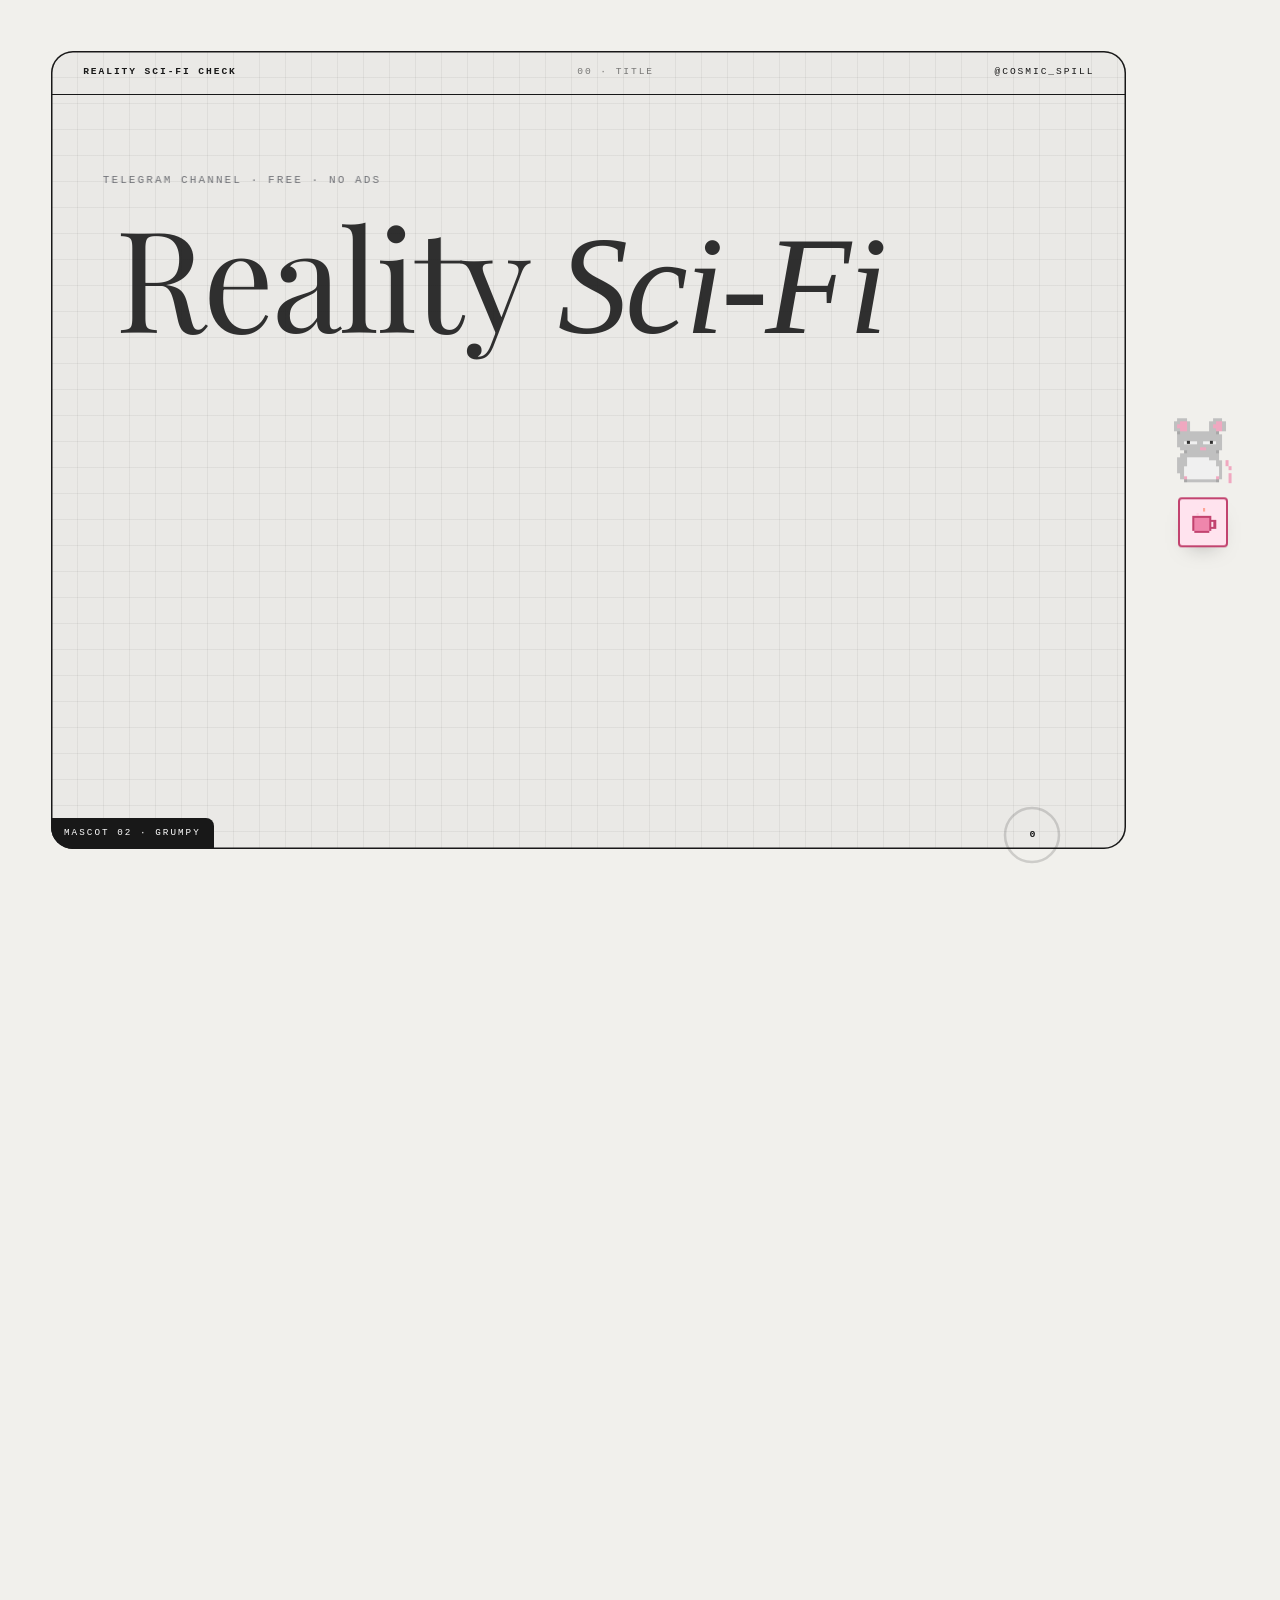
<file: site/index.html>
<!doctype html>
<html lang="en">
<head>
<meta charset="utf-8">
<meta name="viewport" content="width=device-width,initial-scale=1">

<!-- This file is the front door of the site. It holds no design of its own:
     it forwards to whichever version is the chosen one, so that anything
     pointing at site/ (a browser, the dashboard preview, a future host)
     always lands on the current page instead of an old copy.

     To change which page the site shows, change the address on the two lines
     below and nothing else. -->

<meta http-equiv="refresh" content="0;url=versions/framed-mascot02.html">
<title>Reality Sci-Fi Check — a Telegram digest about the future arriving</title>
<meta name="description" content="A free Telegram digest, every three days: space, critical minerals, frontier tech and the living Earth, explained plainly and kept factual.">
<style>
  html,body{height:100%;margin:0;background:#0d0d0f;color:#f4f1ea;
            font:14px/1.6 "Futura","Avenir Next",Helvetica,Arial,sans-serif;
            display:grid;place-items:center;text-align:center}
  a{color:#7fe7d8}
</style>
</head>
<body>
  <!-- Only ever seen if the browser refuses to forward automatically. -->
  <p>Reality Sci-Fi Check<br><a href="versions/framed-mascot02.html">Open the page</a></p>
</body>
</html>
</file>
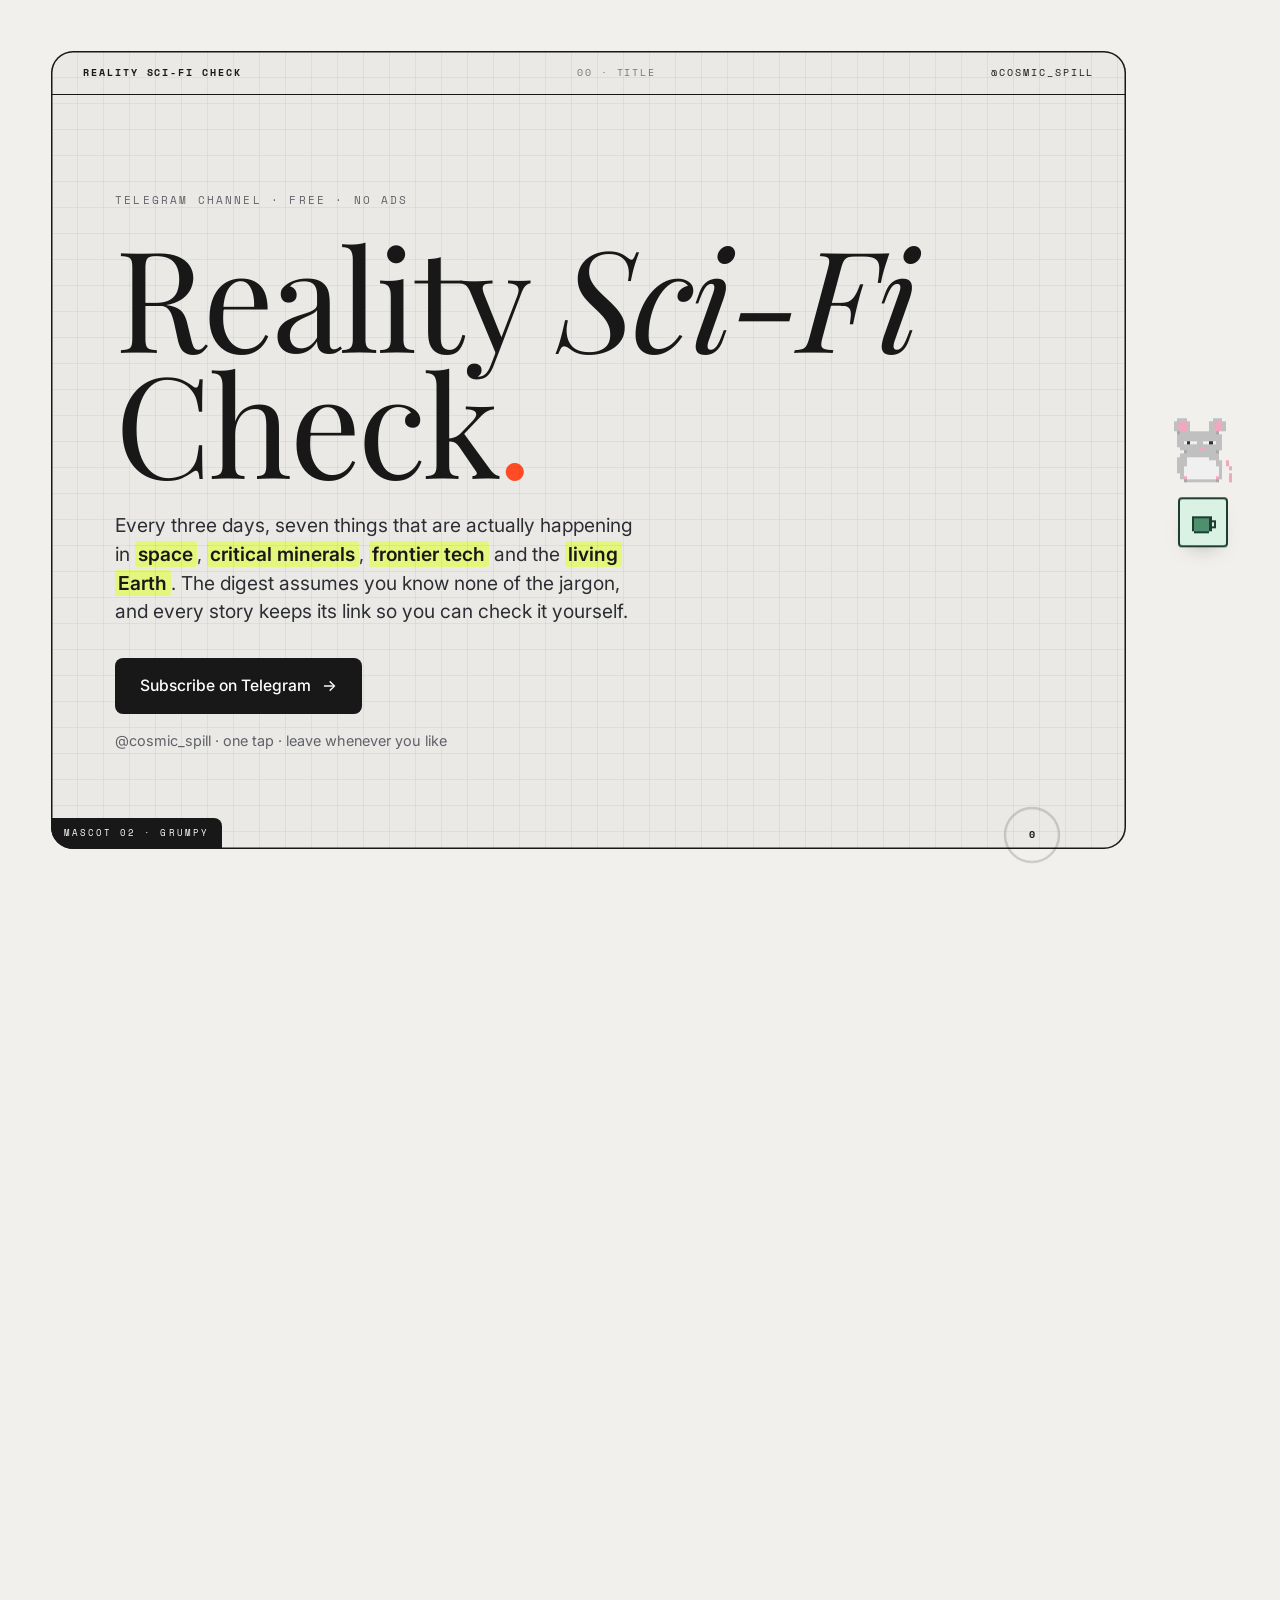
<file: site/versions/framed-mascot02.html>
<!doctype html>
<html lang="en">
<head>
<meta charset="utf-8">
<meta name="viewport" content="width=device-width,initial-scale=1">
<title>Reality Sci-Fi Check — mascot 02</title>
<meta name="description" content="A free Telegram digest, every three days: space, critical minerals, frontier tech and the living Earth, explained plainly and kept factual.">
<meta name="theme-color" content="#f1f0ec">

<link rel="preconnect" href="https://fonts.googleapis.com">
<link rel="preconnect" href="https://fonts.gstatic.com" crossorigin>
<link rel="stylesheet" media="print" onload="this.media='all'"
      href="https://fonts.googleapis.com/css2?family=Playfair+Display:ital,wght@0,400;0,500;1,400&family=Inter:wght@300;400;500;600&family=Space+Mono:wght@400;700&display=swap">
<noscript><link rel="stylesheet"
      href="https://fonts.googleapis.com/css2?family=Playfair+Display:ital,wght@0,400;0,500;1,400&family=Inter:wght@300;400;500;600&family=Space+Mono:wght@400;700&display=swap"></noscript>

<!-- The page first, then this version's mascot on top of it. Order matters:
     the mascot file is allowed to override the page, never the reverse. -->
<link rel="stylesheet" href="page.css">
<link rel="stylesheet" href="mascot-02-grumpy.css">
<script>
/* The tip jar changes colour between visits: one of three, chosen once per
   page load and never mid-session. It only ever touches the cup, the bubble
   and the steam, so the page itself is never a different page.

   ?palette=mint|gum|lilac forces one, which is what you want for screenshots
   or when showing someone a specific version. */
(() => {
  const P = {
    mint:  ['#d9f2e4','#1f3d31','#1f3d31','#4e8f6d','#f2803d','#f2a03d','#ffc93c','#ffe6a3'],
    gum:   ['#ffe3ee','#c2436f','#c2436f','#ef86ac','#ff5f8f','#ff8fb0','#ffc93c','#ffe6a3'],
    lilac: ['#ece2ff','#5b3fa8','#5b3fa8','#9b7ee0','#ff7ab8','#c07ae8','#8fa8ff','#cfe0ff']
  };
  const keys = Object.keys(P);
  const forced = new URLSearchParams(location.search).get('palette');
  const pick = P[forced] ? forced : keys[Math.floor(Math.random() * keys.length)];
  const v = P[pick], names = ['box','edge','mug','brew','s0','s1','s2','s3'];
  const st = document.documentElement.style;
  names.forEach((n, i) => st.setProperty('--btn-' + n, v[i]));
  document.documentElement.dataset.palette = pick;
})();
</script>
</head>
<body>

<div class="grid"></div>
<div class="frame" aria-hidden="true">
  <div class="bar">
    <b>Reality Sci-Fi Check</b>
    <span class="mid" id="chapter">00 · Title</span>
    <span>@cosmic_spill</span>
  </div>
</div>
<div class="vtag">Mascot 02 · Grumpy</div>

<div class="dial" aria-hidden="true">
  <svg viewBox="0 0 60 60"><circle class="track" cx="30" cy="30" r="27"/>
    <circle class="run" cx="30" cy="30" r="27"/></svg>
  <b id="pct">0</b>
</div>

<div class="dock">
<a class="resupply" href="https://buymeacoffee.com/YOUR-HANDLE" target="_blank" rel="noopener">
  <span class="lockup"><svg class="mouse" viewBox="0 0 18 20" aria-hidden="true"><g class="lean"><g class="tail" style="transform-origin:15px 14px"><rect x="16" y="13" width="1" height="1" fill="#f0a8c0"/><rect x="16" y="14" width="1" height="1" fill="#f0a8c0"/><rect x="17" y="15" width="1" height="1" fill="#f0a8c0"/><rect x="17" y="17" width="1" height="1" fill="#f0a8c0"/><rect x="17" y="18" width="1" height="1" fill="#f0a8c0"/><rect x="17" y="19" width="1" height="1" fill="#f0a8c0"/></g><g class="head"><g><rect x="1" y="0" width="3" height="1" fill="#c0c0c0"/><rect x="12" y="0" width="3" height="1" fill="#c0c0c0"/><rect x="0" y="1" width="2" height="1" fill="#c0c0c0"/><rect x="2" y="1" width="2" height="1" fill="#f0a8c0"/><rect x="4" y="1" width="1" height="1" fill="#c0c0c0"/><rect x="11" y="1" width="2" height="1" fill="#c0c0c0"/><rect x="13" y="1" width="2" height="1" fill="#f0a8c0"/><rect x="15" y="1" width="1" height="1" fill="#c0c0c0"/><rect x="0" y="2" width="1" height="1" fill="#c0c0c0"/><rect x="1" y="2" width="3" height="1" fill="#f0a8c0"/><rect x="4" y="2" width="1" height="1" fill="#c0c0c0"/><rect x="11" y="2" width="1" height="1" fill="#c0c0c0"/><rect x="12" y="2" width="3" height="1" fill="#f0a8c0"/><rect x="15" y="2" width="1" height="1" fill="#c0c0c0"/><rect x="0" y="3" width="2" height="1" fill="#c0c0c0"/><rect x="2" y="3" width="2" height="1" fill="#f0a8c0"/><rect x="4" y="3" width="1" height="1" fill="#c0c0c0"/><rect x="11" y="3" width="2" height="1" fill="#c0c0c0"/><rect x="13" y="3" width="2" height="1" fill="#f0a8c0"/><rect x="15" y="3" width="1" height="1" fill="#c0c0c0"/><rect x="1" y="4" width="1" height="1" fill="#a8a8a8"/><rect x="2" y="4" width="11" height="1" fill="#c0c0c0"/><rect x="13" y="4" width="1" height="1" fill="#a8a8a8"/><rect x="1" y="5" width="14" height="1" fill="#c0c0c0"/><rect x="1" y="6" width="14" height="1" fill="#c0c0c0"/><rect x="1" y="7" width="2" height="1" fill="#c0c0c0"/><rect x="3" y="7" width="1" height="1" fill="#f0f0f0"/><rect x="5" y="7" width="2" height="1" fill="#f0f0f0"/><rect x="7" y="7" width="2" height="1" fill="#c0c0c0"/><rect x="9" y="7" width="2" height="1" fill="#f0f0f0"/><rect x="12" y="7" width="1" height="1" fill="#f0f0f0"/><rect x="13" y="7" width="2" height="1" fill="#c0c0c0"/><rect x="1" y="8" width="14" height="1" fill="#c0c0c0"/><rect x="2" y="9" width="6" height="1" fill="#c0c0c0"/><rect x="8" y="9" width="2" height="1" fill="#f0a8c0"/><rect x="10" y="9" width="5" height="1" fill="#c0c0c0"/><rect x="3" y="10" width="1" height="1" fill="#a8a8a8"/><rect x="4" y="10" width="9" height="1" fill="#c0c0c0"/><rect x="13" y="10" width="1" height="1" fill="#a8a8a8"/><rect x="2" y="11" width="12" height="1" fill="#c0c0c0"/><rect x="1" y="12" width="3" height="1" fill="#c0c0c0"/><rect x="4" y="12" width="7" height="1" fill="#f0f0f0"/><rect x="11" y="12" width="3" height="1" fill="#c0c0c0"/><rect x="1" y="13" width="3" height="1" fill="#c0c0c0"/><rect x="4" y="13" width="9" height="1" fill="#f0f0f0"/><rect x="13" y="13" width="2" height="1" fill="#c0c0c0"/><rect x="1" y="14" width="3" height="1" fill="#c0c0c0"/><rect x="4" y="14" width="9" height="1" fill="#f0f0f0"/><rect x="13" y="14" width="2" height="1" fill="#c0c0c0"/><rect x="1" y="15" width="2" height="1" fill="#c0c0c0"/><rect x="3" y="15" width="11" height="1" fill="#f0f0f0"/><rect x="14" y="15" width="1" height="1" fill="#c0c0c0"/><rect x="1" y="16" width="2" height="1" fill="#c0c0c0"/><rect x="3" y="16" width="11" height="1" fill="#f0f0f0"/><rect x="14" y="16" width="1" height="1" fill="#c0c0c0"/><rect x="2" y="17" width="1" height="1" fill="#c0c0c0"/><rect x="3" y="17" width="11" height="1" fill="#f0f0f0"/><rect x="14" y="17" width="1" height="1" fill="#c0c0c0"/><rect x="2" y="18" width="1" height="1" fill="#c0c0c0"/><rect x="3" y="18" width="1" height="1" fill="#f0a8c0"/><rect x="4" y="18" width="9" height="1" fill="#f0f0f0"/><rect x="13" y="18" width="1" height="1" fill="#f0a8c0"/><rect x="14" y="18" width="1" height="1" fill="#c0c0c0"/><rect x="3" y="19" width="1" height="1" fill="#a8a8a8"/><rect x="4" y="19" width="9" height="1" fill="#c0c0c0"/><rect x="13" y="19" width="1" height="1" fill="#a8a8a8"/></g><g class="gaze"><g class="eye"><rect x="4" y="7" width="1" height="1" fill="#303030"/><rect x="11" y="7" width="1" height="1" fill="#303030"/></g></g></g></g></svg><span class="cup"><svg viewBox="0 0 14 14" aria-hidden="true">
      <g class="steam"><rect x="4" y="0" width="1" height="2"/><rect x="7" y="1" width="1" height="2"/>
        <rect x="10" y="0" width="1" height="2"/></g>
      <g class="mug"><rect x="2" y="4" width="9" height="1"/><rect x="2" y="5" width="1" height="6"/>
        <rect x="10" y="5" width="1" height="6"/><rect x="3" y="11" width="7" height="1"/>
        <rect x="11" y="6" width="2" height="1"/><rect x="12" y="7" width="1" height="2"/>
        <rect x="11" y="9" width="2" height="1"/></g>
      <rect x="3" y="5" width="7" height="6" class="brew"/></svg></span></span>
  <b>buy me a coffee</b>
</a>
</div>

<main>

  <!-- ── 0 · the title assembles ────────────────────────────────────────── -->
  <section class="scene s0" style="--screens:1.5">
    <div class="stage">
      <svg class="cross" data-cross="1" style="bottom:-16vh;left:-14vw;width:32vw" viewBox="0 0 200 200"><circle cx="100" cy="100" r="96" fill="#e4f77c"/></svg>
      <div class="stage-in">
      <p class="kicker" data-at="-1,-.9" data-anim="left">Telegram channel · free · no ads</p>
      <h1><span data-at="-1,-.9" data-anim="left">Reality</span> <em data-at="-1,-.9" data-anim="drop">Sci-Fi</em>
        <span data-at="-1,-.9" data-anim="right">Check<span class="stop">.</span></span></h1>
      <p class="lede" data-at="-1,-.9" data-anim="rise">Every three days, seven things that are actually
        happening in <b>space</b>, <b>critical minerals</b>, <b>frontier tech</b> and the
        <b>living Earth</b>. The digest assumes you know none of the jargon, and every
        story keeps its link so you can check it yourself.</p>
      <div data-at="-1,-.9" data-anim="pop">
        <a class="cta" href="https://t.me/cosmic_spill">Subscribe on Telegram <span>→</span></a>
        <p class="cta-note">@cosmic_spill · one tap · leave whenever you like</p>
      </div>
    </div></div>
  </section>

  <!-- ── 1 · the digest arrives, and scrolls inside the phone ───────────── -->
  <section class="scene s1" style="--screens:4">
    <div class="stage"><div class="stage-in two">
      <div>
        <p class="num" data-at="0,.1" data-anim="left">01 / What one story looks like</p>
        <h2 data-at=".02,.16" data-anim="left" data-wipe>It lands like this.</h2>
        <p class="say" data-at=".1,.26" data-anim="rise">Three plain lines under a headline, the country
          it came from, and the link to go and check. Keep scrolling to read the whole
          dispatch.</p>
        <p class="small" data-at=".16,.32" data-anim="rise">A real digest from 1 August 2026. Where a
          listed company is actually involved the ticker comes too, with the share price
          read from market data rather than written by the model.</p>
      </div>
      <div data-at=".02,.2" data-anim="tilt">
        <div class="phone">
          <div class="notch"><i></i></div>
          <div class="screen">
            <div class="tg-bar">
              <span class="tg-av">RSC</span>
              <span class="tg-name">Reality Sci-Fi Check<i>channel · @cosmic_spill</i></span>
            </div>
            <!-- Scroll drives this, so the feed reads itself as you go. -->
            <div class="feed" data-feed="0.3,0.95">
              <div class="post">
                <div class="body">
                  <h4>🛰 REALITY SCI-FI CHECK — <i>2026-08-01</i></h4>
                  <p class="sub">🌐 China refines ~90% of the world's rare earths.
                    The bottleneck is processing, not the rocks.</p>
                  <p class="line">4 dispatches. Reply <b>more tech</b> / <b>deeper 3</b> /
                    <b>players space</b> to dig in.</p>
                  <span class="views">👁 5&nbsp;&nbsp;10:59</span>
                </div>
                <div class="comment"><span>💬 Leave a Comment</span><span>›</span></div>
              </div>
              <div class="post">
                <div class="body">
                  <h4>Space</h4>
                  <p class="sub">What's flying, landing, and being discovered up there.</p>
                  <p class="item">▸ 🇺🇸 🪐 <b>1. NASA estimates lunar rover conversion could
                    exceed $1 billion</b></p>
                  <p class="line">› <b>The sci-fi part:</b> Turning a Mars rover into a moon
                    rover may cost more than a billion dollars.</p>
                  <p class="line">› <b>In plain terms:</b> NASA says adapting a Mars rover
                    for the Moon would likely cost over $1 billion.</p>
                  <p class="line">› <b>Why it matters:</b> Shows the high expense of
                    repurposing hardware for new planetary missions.</p>
                  <p class="src">› spacenews.com ↗</p>
                  <span class="views">👁 5&nbsp;&nbsp;10:59</span>
                </div>
                <div class="comment"><span>💬 Leave a Comment</span><span>›</span></div>
              </div>
              <div class="post">
                <div class="body">
                  <h4>Minerals &amp; Mining</h4>
                  <p class="sub">The metals and rocks that everything else depends on.</p>
                  <p class="item">▸ 🇯🇵 🏭 <b>2. Komatsu partners with AIM to automate dozers
                    and excavators</b></p>
                  <p class="line">› <b>The sci-fi part:</b> Self-driving bulldozers will soon
                    shape construction sites.</p>
                  <p class="line">› <b>In plain terms:</b> Komatsu and AIM are adding AI-driven
                    autopilot to big earth-moving machines.</p>
                  <p class="line">› <b>Why it matters:</b> Fewer people in the most dangerous
                    jobs on a mine site.</p>
                  <p class="src">› mining.com ↗</p>
                  <span class="views">👁 5&nbsp;&nbsp;10:59</span>
                </div>
                <div class="comment"><span>💬 Leave a Comment</span><span>›</span></div>
              </div>
            </div>
          </div>
        </div>
      </div>
    </div></div>
  </section>

  <!-- ── 2 · the five bands, dealt one at a time ────────────────────────── -->
  <section class="scene s2" style="--screens:3.4">
    <div class="stage">
      <svg class="cross" data-cross="-1.4" style="top:-10vh;right:-12vw;width:26vw" viewBox="0 0 200 200"><circle cx="100" cy="100" r="96" fill="#181818"/><circle cx="100" cy="100" r="46" fill="#ffb600"/></svg>
      <div class="stage-in">
      <p class="num" data-at="0,.08" data-anim="left">02 / The five sections</p>
      <h2 data-at=".02,.14" data-anim="pop">Five things it watches.</h2>
      <div class="bands">
        <div class="band" data-at=".14,.28" data-anim="left"><span class="i">01</span>
          <div><h3>🚀 Space</h3><p>Launches, landings, and whatever the telescopes just found.</p></div></div>
        <div class="band" data-at=".26,.40" data-anim="right"><span class="i">02</span>
          <div><h3>⛏️ Minerals</h3><p>The metals and rocks that everything else depends on.</p></div></div>
        <div class="band" data-at=".38,.52" data-anim="left"><span class="i">03</span>
          <div><h3>🔬 Frontier tech</h3><p>Quantum, chips, AI, robots and medicine, at the point they leave the lab.</p></div></div>
        <div class="band" data-at=".50,.64" data-anim="right"><span class="i">04</span>
          <div><h3>🌍 Living Earth</h3><p>Clean energy, wildlife, water and weather science, mostly the good news.</p></div></div>
        <div class="band" data-at=".62,.76" data-anim="left"><span class="i">05</span>
          <div><h3>♟️ Society &amp; power</h3><p>Who gains and who loses as all of this moves.</p></div></div>
      </div>
    </div></div>
  </section>

  <!-- ── 3 · the conversation plays as you scroll ───────────────────────── -->
  <section class="scene s3" style="--screens:3.6">
    <div class="stage"><div class="stage-in two">
      <div>
        <p class="num" data-at="0,.08" data-anim="left">03 / You can talk back to it</p>
        <h2 data-at=".02,.14" data-anim="left" data-wipe>Ask it things.</h2>
        <p class="say" data-at=".08,.2" data-anim="rise">The channel is one half. Message the bot directly
          and it answers from the same digest it just sent. Scroll to watch.</p>
        <div class="cmds" data-at=".6,.78" data-anim="pop">
          <div class="cmd"><code>deeper 6</code><p>Expand story 6, with more detail and what to read next.</p></div>
          <div class="cmd"><code>players 6</code><p>Who is actually behind story 6.</p></div>
          <div class="cmd"><code>more space</code><p>A few more fresh stories from one section.</p></div>
          <div class="cmd"><code>menu</code><p>Everything it knows how to do.</p></div>
        </div>
      </div>
      <div data-at=".02,.18" data-anim="drop">
        <div class="phone">
          <div class="notch"><i></i></div>
          <div class="screen">
            <div class="tg-bar">
              <span class="tg-av">RSC</span>
              <span class="tg-name">Reality Sci-Fi Check<i>bot · online</i></span>
            </div>
            <div class="chat">
              <div class="bubble out" data-at=".2,.28" data-anim="right">deeper 1</div>
              <div class="bubble in" data-at=".3,.4" data-anim="left"><b>1 · NASA lunar rover</b>
                <span>The rover was designed for Mars gravity and Mars dust. The Moon has
                a third less of one and far nastier versions of the other.</span></div>
              <div class="bubble out" data-at=".42,.5" data-anim="right">players space</div>
              <div class="bubble in" data-at=".52,.62" data-anim="left"><b>Who is in this</b>
                <span>NASA · JPL · Lockheed Martin. Challengers: ispace, Astrobotic,
                Intuitive Machines.</span></div>
            </div>
          </div>
        </div>
      </div>
    </div></div>
  </section>

  <!-- ── 4 · where it comes from ────────────────────────────────────────── -->
  <section class="scene s4" style="--screens:2.8">
    <div class="stage">
      <svg class="cross" data-cross="1.2" style="bottom:-8vh;left:-10vw;width:22vw" viewBox="0 0 200 200"><circle cx="100" cy="100" r="96" fill="#181818"/><path d="M100 4a96 96 0 0 1 0 192z" fill="#e4f77c"/></svg>
      <div class="stage-in">
      <p class="num" data-at="0,.1" data-anim="left">04 / Where it comes from</p>
      <h2 data-at=".02,.16" data-anim="left" data-wipe>Named feeds, checkable links.</h2>
      <p class="say" data-at=".12,.3" data-anim="rise">Stories come from named publisher feeds:
        Spaceflight Now, SpaceNews, NASA, ESA, JAXA, Ars Technica, Mining.com,
        The Quantum Insider, Phys.org and others, plus regional desks for India and
        Asia. A language model picks the seven most surprising and writes the three
        plain lines under each. It never invents a number.</p>
      <p class="small" data-at=".3,.5" data-anim="right">Some newsrooms are paid for by a government.
        When a story comes from one, the item carries a small ⚠️ and that country's flag,
        on the same terms for the BBC, Deutsche Welle, CGTN and RT. It tells you who funds
        the reporting. What you make of that is yours to decide.</p>
    </div></div>
  </section>

  <!-- ── 5 · the close ──────────────────────────────────────────────────── -->
  <section class="scene s5" style="--screens:2.4">
    <div class="stage"><div class="stage-in close">
      <h2 data-at=".05,.35" data-anim="pop">A lot is changing out there. Almost none of it reaches you.</h2>
      <div data-at=".3,.55" data-anim="rise">
        <a class="cta" href="https://t.me/cosmic_spill">Subscribe on Telegram <span>→</span></a>
      </div>
      <p class="credit" data-at=".45,.7" data-anim="rise">Runs itself on GitHub Actions · free · every three
        days &nbsp;·&nbsp; <a href="https://github.com/ilo930/MicroDigests_bot">github.com/ilo930/MicroDigests_bot</a></p>
    </div></div>
  </section>

</main>

<div class="tail" style="height:100svh"></div>

<script src="framed-mascot02.js"></script>

</body>
</html>
</file>
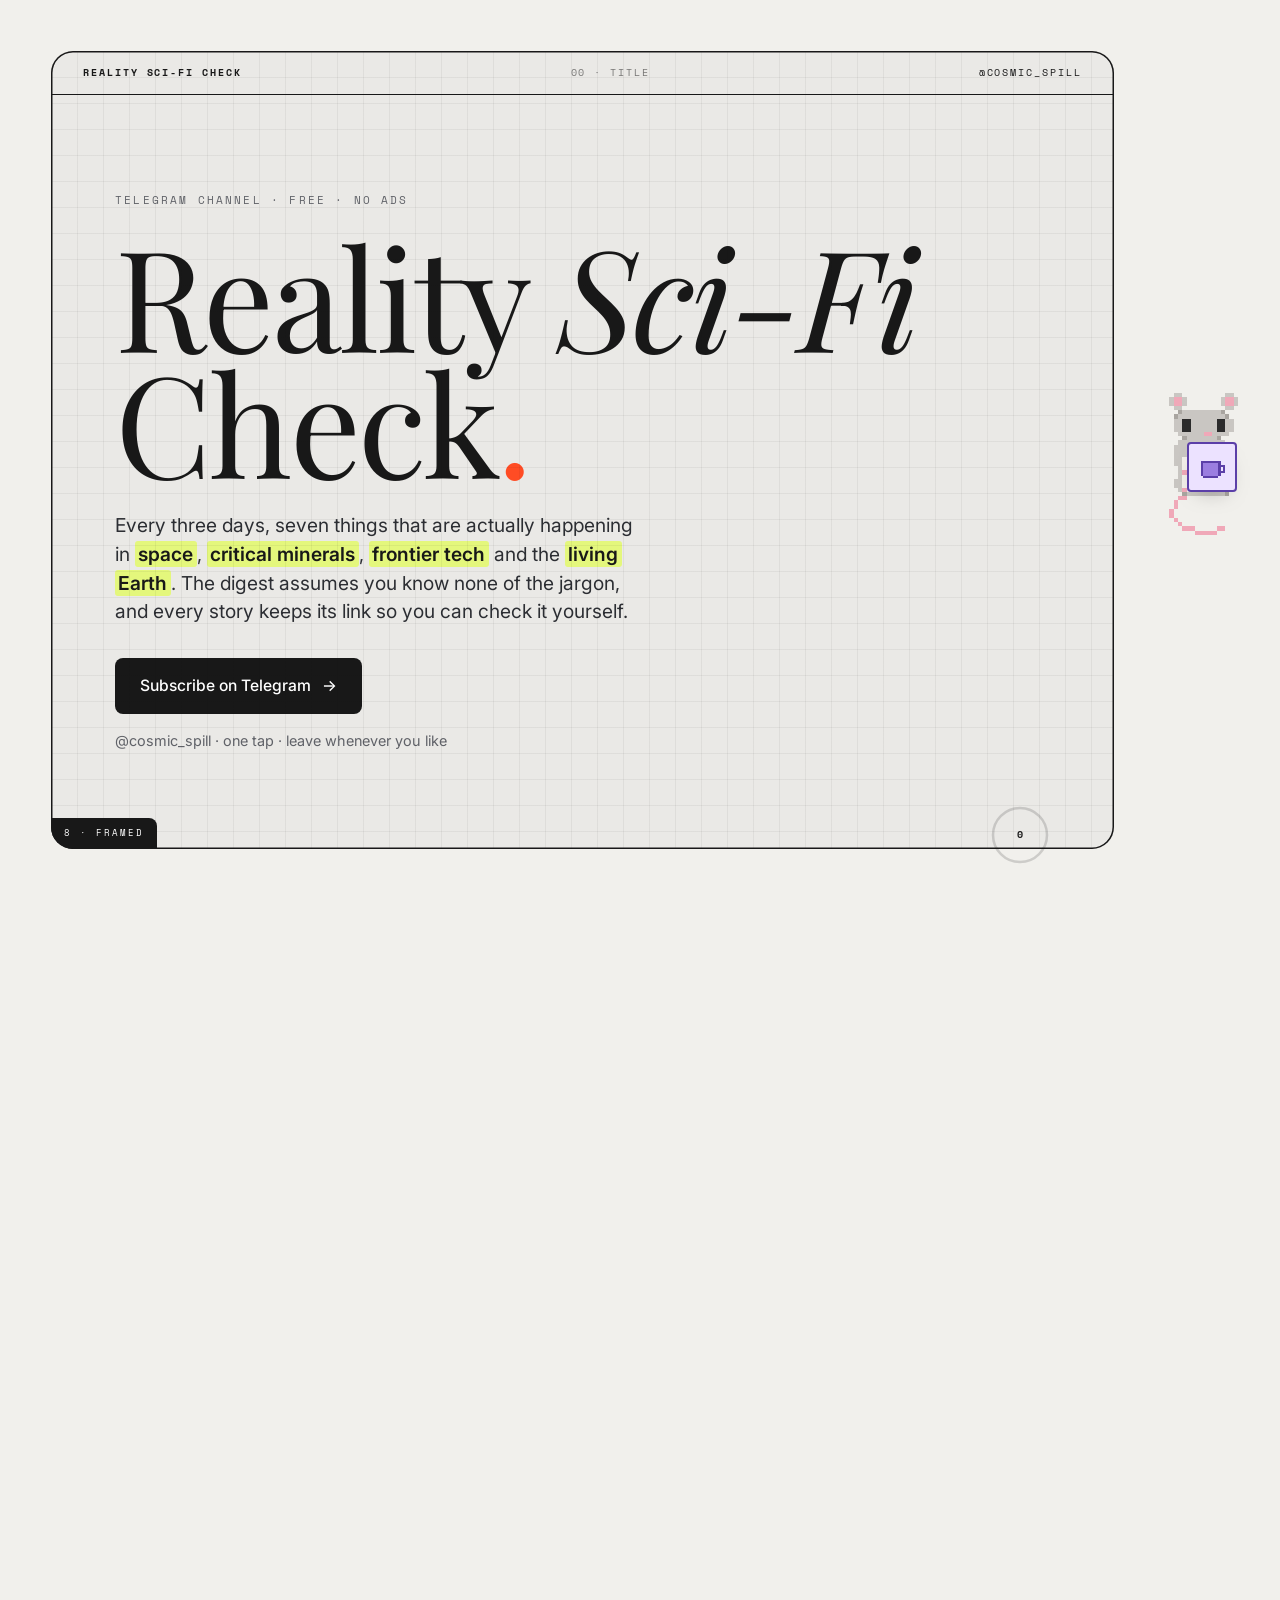
<file: site/versions/framed.html>
<!doctype html>
<html lang="en">
<head>
<meta charset="utf-8">
<meta name="viewport" content="width=device-width,initial-scale=1">
<title>Reality Sci-Fi Check — inside the frame</title>
<meta name="description" content="A free Telegram digest, every three days: space, critical minerals, frontier tech and the living Earth, explained plainly and kept factual.">
<meta name="theme-color" content="#f1f0ec">

<link rel="preconnect" href="https://fonts.googleapis.com">
<link rel="preconnect" href="https://fonts.gstatic.com" crossorigin>
<link rel="stylesheet" media="print" onload="this.media='all'"
      href="https://fonts.googleapis.com/css2?family=Playfair+Display:ital,wght@0,400;0,500;1,400&family=Inter:wght@300;400;500;600&family=Space+Mono:wght@400;700&display=swap">
<noscript><link rel="stylesheet"
      href="https://fonts.googleapis.com/css2?family=Playfair+Display:ital,wght@0,400;0,500;1,400&family=Inter:wght@300;400;500;600&family=Space+Mono:wght@400;700&display=swap"></noscript>

<!-- The page first, then this version's mascot on top of it. Order matters:
     the mascot file is allowed to override the page, never the reverse. -->
<link rel="stylesheet" href="page.css">
<link rel="stylesheet" href="mascot-01-shy.css">
<script>
/* The tip jar changes colour between visits: one of three, chosen once per
   page load and never mid-session. It only ever touches the cup, the bubble
   and the steam, so the page itself is never a different page.

   ?palette=mint|gum|lilac forces one, which is what you want for screenshots
   or when showing someone a specific version. */
(() => {
  const P = {
    mint:  ['#d9f2e4','#1f3d31','#1f3d31','#4e8f6d','#f2803d','#f2a03d','#ffc93c','#ffe6a3'],
    gum:   ['#ffe3ee','#c2436f','#c2436f','#ef86ac','#ff5f8f','#ff8fb0','#ffc93c','#ffe6a3'],
    lilac: ['#ece2ff','#5b3fa8','#5b3fa8','#9b7ee0','#ff7ab8','#c07ae8','#8fa8ff','#cfe0ff']
  };
  const keys = Object.keys(P);
  const forced = new URLSearchParams(location.search).get('palette');
  const pick = P[forced] ? forced : keys[Math.floor(Math.random() * keys.length)];
  const v = P[pick], names = ['box','edge','mug','brew','s0','s1','s2','s3'];
  const st = document.documentElement.style;
  names.forEach((n, i) => st.setProperty('--btn-' + n, v[i]));
  document.documentElement.dataset.palette = pick;
})();
</script>
</head>
<body>

<div class="grid"></div>
<div class="frame" aria-hidden="true">
  <div class="bar">
    <b>Reality Sci-Fi Check</b>
    <span class="mid" id="chapter">00 · Title</span>
    <span>@cosmic_spill</span>
  </div>
</div>
<div class="vtag">8 · Framed</div>

<div class="dial" aria-hidden="true">
  <svg viewBox="0 0 60 60"><circle class="track" cx="30" cy="30" r="27"/>
    <circle class="run" cx="30" cy="30" r="27"/></svg>
  <b id="pct">0</b>
</div>

<div class="dock">
<a class="resupply" href="https://buymeacoffee.com/YOUR-HANDLE" target="_blank" rel="noopener">
  <span class="lockup"><svg class="mouse" viewBox="0 0 20 24" aria-hidden="true"><g class="tail" style="transform-origin:5px 23px"><rect x="5" y="23" width="1" height="1" fill="#f0a8b8"/><rect x="4" y="24" width="1" height="1" fill="#f0a8b8"/><rect x="3" y="24" width="1" height="1" fill="#f0a8b8"/><rect x="2" y="25" width="1" height="1" fill="#f0a8b8"/><rect x="2" y="26" width="1" height="1" fill="#f0a8b8"/><rect x="1" y="27" width="1" height="1" fill="#f0a8b8"/><rect x="1" y="28" width="1" height="1" fill="#f0a8b8"/><rect x="2" y="29" width="1" height="1" fill="#f0a8b8"/><rect x="3" y="30" width="1" height="1" fill="#f0a8b8"/><rect x="4" y="31" width="1" height="1" fill="#f0a8b8"/><rect x="5" y="31" width="1" height="1" fill="#f0a8b8"/><rect x="6" y="31" width="1" height="1" fill="#f0a8b8"/><rect x="7" y="32" width="1" height="1" fill="#f0a8b8"/><rect x="8" y="32" width="1" height="1" fill="#f0a8b8"/><rect x="9" y="32" width="1" height="1" fill="#f0a8b8"/><rect x="10" y="32" width="1" height="1" fill="#f0a8b8"/><rect x="11" y="32" width="1" height="1" fill="#f0a8b8"/><g class="tailtip"><rect x="12" y="31" width="1" height="1" fill="#f0a8b8"/><rect x="13" y="31" width="1" height="1" fill="#f0a8b8"/></g><g class="tailheart"><rect x="13" y="30" width="1" height="1" fill="#ff5f7a"/><rect x="15" y="30" width="1" height="1" fill="#ff5f7a"/><rect x="12" y="31" width="1" height="1" fill="#ff5f7a"/><rect x="13" y="31" width="1" height="1" fill="#ff5f7a"/><rect x="14" y="31" width="1" height="1" fill="#ff5f7a"/><rect x="15" y="31" width="1" height="1" fill="#ff5f7a"/><rect x="16" y="31" width="1" height="1" fill="#ff5f7a"/><rect x="13" y="32" width="1" height="1" fill="#ff5f7a"/><rect x="14" y="32" width="1" height="1" fill="#ff5f7a"/><rect x="15" y="32" width="1" height="1" fill="#ff5f7a"/><rect x="14" y="33" width="1" height="1" fill="#ff5f7a"/></g></g><g class="head"><g><rect x="4" y="6" width="2" height="3" fill="#c9c6c2"/><rect x="12" y="6" width="2" height="3" fill="#c9c6c2"/><rect x="2" y="0" width="2" height="1" fill="#c9c6c2"/><rect x="14" y="0" width="2" height="1" fill="#c9c6c2"/><rect x="1" y="1" width="1" height="1" fill="#c9c6c2"/><rect x="2" y="1" width="2" height="1" fill="#f0a8b8"/><rect x="4" y="1" width="1" height="1" fill="#c9c6c2"/><rect x="13" y="1" width="1" height="1" fill="#c9c6c2"/><rect x="14" y="1" width="2" height="1" fill="#f0a8b8"/><rect x="16" y="1" width="1" height="1" fill="#c9c6c2"/><rect x="1" y="2" width="1" height="1" fill="#c9c6c2"/><rect x="2" y="2" width="2" height="1" fill="#f0a8b8"/><rect x="4" y="2" width="1" height="1" fill="#c9c6c2"/><rect x="13" y="2" width="1" height="1" fill="#c9c6c2"/><rect x="14" y="2" width="2" height="1" fill="#f0a8b8"/><rect x="16" y="2" width="1" height="1" fill="#c9c6c2"/><rect x="2" y="3" width="2" height="1" fill="#c9c6c2"/><rect x="14" y="3" width="2" height="1" fill="#c9c6c2"/><rect x="3" y="4" width="1" height="1" fill="#a9a5a0"/><rect x="4" y="4" width="9" height="1" fill="#c9c6c2"/><rect x="13" y="4" width="1" height="1" fill="#a9a5a0"/><rect x="2" y="5" width="1" height="1" fill="#a9a5a0"/><rect x="3" y="5" width="11" height="1" fill="#c9c6c2"/><rect x="14" y="5" width="1" height="1" fill="#a9a5a0"/><rect x="2" y="6" width="2" height="1" fill="#c9c6c2"/><rect x="6" y="6" width="6" height="1" fill="#c9c6c2"/><rect x="14" y="6" width="2" height="1" fill="#c9c6c2"/><rect x="2" y="7" width="2" height="1" fill="#c9c6c2"/><rect x="6" y="7" width="6" height="1" fill="#c9c6c2"/><rect x="14" y="7" width="2" height="1" fill="#c9c6c2"/><rect x="2" y="8" width="2" height="1" fill="#c9c6c2"/><rect x="6" y="8" width="6" height="1" fill="#c9c6c2"/><rect x="14" y="8" width="2" height="1" fill="#c9c6c2"/><rect x="3" y="9" width="6" height="1" fill="#c9c6c2"/><rect x="9" y="9" width="2" height="1" fill="#f0a8b8"/><rect x="11" y="9" width="4" height="1" fill="#c9c6c2"/><rect x="4" y="10" width="1" height="1" fill="#a9a5a0"/><rect x="5" y="10" width="7" height="1" fill="#c9c6c2"/><rect x="12" y="10" width="1" height="1" fill="#a9a5a0"/><rect x="3" y="11" width="11" height="1" fill="#c9c6c2"/><rect x="2" y="12" width="4" height="1" fill="#c9c6c2"/><rect x="6" y="12" width="6" height="1" fill="#f2efe9"/><rect x="12" y="12" width="3" height="1" fill="#c9c6c2"/><rect x="2" y="13" width="3" height="1" fill="#c9c6c2"/><rect x="5" y="13" width="8" height="1" fill="#f2efe9"/><rect x="13" y="13" width="2" height="1" fill="#c9c6c2"/><rect x="2" y="14" width="3" height="1" fill="#c9c6c2"/><rect x="5" y="14" width="8" height="1" fill="#f2efe9"/><rect x="13" y="14" width="2" height="1" fill="#c9c6c2"/><rect x="2" y="15" width="2" height="1" fill="#c9c6c2"/><rect x="4" y="15" width="10" height="1" fill="#f2efe9"/><rect x="14" y="15" width="1" height="1" fill="#c9c6c2"/><rect x="2" y="16" width="2" height="1" fill="#c9c6c2"/><rect x="4" y="16" width="10" height="1" fill="#f2efe9"/><rect x="14" y="16" width="2" height="1" fill="#c9c6c2"/><rect x="3" y="17" width="1" height="1" fill="#c9c6c2"/><rect x="4" y="17" width="10" height="1" fill="#f2efe9"/><rect x="14" y="17" width="1" height="1" fill="#c9c6c2"/><rect x="3" y="18" width="1" height="1" fill="#c9c6c2"/><rect x="4" y="18" width="1" height="1" fill="#f0a8b8"/><rect x="5" y="18" width="8" height="1" fill="#f2efe9"/><rect x="13" y="18" width="1" height="1" fill="#f0a8b8"/><rect x="14" y="18" width="1" height="1" fill="#c9c6c2"/><rect x="3" y="19" width="1" height="1" fill="#c9c6c2"/><rect x="4" y="19" width="10" height="1" fill="#f2efe9"/><rect x="14" y="19" width="1" height="1" fill="#c9c6c2"/><rect x="2" y="20" width="2" height="1" fill="#c9c6c2"/><rect x="4" y="20" width="10" height="1" fill="#f2efe9"/><rect x="14" y="20" width="2" height="1" fill="#c9c6c2"/><rect x="2" y="21" width="2" height="1" fill="#c9c6c2"/><rect x="4" y="21" width="10" height="1" fill="#f2efe9"/><rect x="14" y="21" width="2" height="1" fill="#c9c6c2"/><rect x="3" y="22" width="1" height="1" fill="#c9c6c2"/><rect x="4" y="22" width="1" height="1" fill="#f0a8b8"/><rect x="5" y="22" width="8" height="1" fill="#f2efe9"/><rect x="13" y="22" width="1" height="1" fill="#f0a8b8"/><rect x="14" y="22" width="1" height="1" fill="#c9c6c2"/><rect x="4" y="23" width="1" height="1" fill="#a9a5a0"/><rect x="5" y="23" width="9" height="1" fill="#c9c6c2"/><rect x="14" y="23" width="1" height="1" fill="#a9a5a0"/></g><g class="gaze"><g class="eye"><rect x="4" y="6" width="2" height="1" fill="#2b2b2b"/><rect x="12" y="6" width="2" height="1" fill="#2b2b2b"/><rect x="4" y="7" width="2" height="1" fill="#2b2b2b"/><rect x="12" y="7" width="2" height="1" fill="#2b2b2b"/><rect x="4" y="8" width="2" height="1" fill="#2b2b2b"/><rect x="12" y="8" width="2" height="1" fill="#2b2b2b"/></g><g class="happy"><rect x="4" y="6" width="1" height="1" fill="#2b2b2b"/><rect x="5" y="6" width="1" height="1" fill="#2b2b2b"/><rect x="3" y="7" width="1" height="1" fill="#2b2b2b"/><rect x="6" y="7" width="1" height="1" fill="#2b2b2b"/><rect x="12" y="6" width="1" height="1" fill="#2b2b2b"/><rect x="13" y="6" width="1" height="1" fill="#2b2b2b"/><rect x="11" y="7" width="1" height="1" fill="#2b2b2b"/><rect x="14" y="7" width="1" height="1" fill="#2b2b2b"/></g></g></g></svg><span class="cup"><svg viewBox="0 0 14 14" aria-hidden="true">
      <g class="steam"><rect x="4" y="0" width="1" height="2"/><rect x="7" y="1" width="1" height="2"/>
        <rect x="10" y="0" width="1" height="2"/></g>
      <g class="mug"><rect x="2" y="4" width="9" height="1"/><rect x="2" y="5" width="1" height="6"/>
        <rect x="10" y="5" width="1" height="6"/><rect x="3" y="11" width="7" height="1"/>
        <rect x="11" y="6" width="2" height="1"/><rect x="12" y="7" width="1" height="2"/>
        <rect x="11" y="9" width="2" height="1"/></g>
      <rect x="3" y="5" width="7" height="6" class="brew"/></svg></span></span>
  <b>buy me a coffee</b>
</a>
</div>

<main>

  <!-- ── 0 · the title assembles ────────────────────────────────────────── -->
  <section class="scene s0" style="--screens:1.5">
    <div class="stage">
      <svg class="cross" data-cross="1" style="bottom:-16vh;left:-14vw;width:32vw" viewBox="0 0 200 200"><circle cx="100" cy="100" r="96" fill="#e4f77c"/></svg>
      <div class="stage-in">
      <p class="kicker" data-at="-1,-.9" data-anim="left">Telegram channel · free · no ads</p>
      <h1><span data-at="-1,-.9" data-anim="left">Reality</span> <em data-at="-1,-.9" data-anim="drop">Sci-Fi</em>
        <span data-at="-1,-.9" data-anim="right">Check<span class="stop">.</span></span></h1>
      <p class="lede" data-at="-1,-.9" data-anim="rise">Every three days, seven things that are actually
        happening in <b>space</b>, <b>critical minerals</b>, <b>frontier tech</b> and the
        <b>living Earth</b>. The digest assumes you know none of the jargon, and every
        story keeps its link so you can check it yourself.</p>
      <div data-at="-1,-.9" data-anim="pop">
        <a class="cta" href="https://t.me/cosmic_spill">Subscribe on Telegram <span>→</span></a>
        <p class="cta-note">@cosmic_spill · one tap · leave whenever you like</p>
      </div>
    </div></div>
  </section>

  <!-- ── 1 · the digest arrives, and scrolls inside the phone ───────────── -->
  <section class="scene s1" style="--screens:4">
    <div class="stage"><div class="stage-in two">
      <div>
        <p class="num" data-at="0,.1" data-anim="left">01 / What one story looks like</p>
        <h2 data-at=".02,.16" data-anim="left" data-wipe>It lands like this.</h2>
        <p class="say" data-at=".1,.26" data-anim="rise">Three plain lines under a headline, the country
          it came from, and the link to go and check. Keep scrolling to read the whole
          dispatch.</p>
        <p class="small" data-at=".16,.32" data-anim="rise">A real digest from 1 August 2026. Where a
          listed company is actually involved the ticker comes too, with the share price
          read from market data rather than written by the model.</p>
      </div>
      <div data-at=".02,.2" data-anim="tilt">
        <div class="phone">
          <div class="notch"><i></i></div>
          <div class="screen">
            <div class="tg-bar">
              <span class="tg-av">RSC</span>
              <span class="tg-name">Reality Sci-Fi Check<i>channel · @cosmic_spill</i></span>
            </div>
            <!-- Scroll drives this, so the feed reads itself as you go. -->
            <div class="feed" data-feed="0.3,0.95">
              <div class="post">
                <div class="body">
                  <h4>🛰 REALITY SCI-FI CHECK — <i>2026-08-01</i></h4>
                  <p class="sub">🌐 China refines ~90% of the world's rare earths.
                    The bottleneck is processing, not the rocks.</p>
                  <p class="line">4 dispatches. Reply <b>more tech</b> / <b>deeper 3</b> /
                    <b>players space</b> to dig in.</p>
                  <span class="views">👁 5&nbsp;&nbsp;10:59</span>
                </div>
                <div class="comment"><span>💬 Leave a Comment</span><span>›</span></div>
              </div>
              <div class="post">
                <div class="body">
                  <h4>Space</h4>
                  <p class="sub">What's flying, landing, and being discovered up there.</p>
                  <p class="item">▸ 🇺🇸 🪐 <b>1. NASA estimates lunar rover conversion could
                    exceed $1 billion</b></p>
                  <p class="line">› <b>The sci-fi part:</b> Turning a Mars rover into a moon
                    rover may cost more than a billion dollars.</p>
                  <p class="line">› <b>In plain terms:</b> NASA says adapting a Mars rover
                    for the Moon would likely cost over $1 billion.</p>
                  <p class="line">› <b>Why it matters:</b> Shows the high expense of
                    repurposing hardware for new planetary missions.</p>
                  <p class="src">› spacenews.com ↗</p>
                  <span class="views">👁 5&nbsp;&nbsp;10:59</span>
                </div>
                <div class="comment"><span>💬 Leave a Comment</span><span>›</span></div>
              </div>
              <div class="post">
                <div class="body">
                  <h4>Minerals &amp; Mining</h4>
                  <p class="sub">The metals and rocks that everything else depends on.</p>
                  <p class="item">▸ 🇯🇵 🏭 <b>2. Komatsu partners with AIM to automate dozers
                    and excavators</b></p>
                  <p class="line">› <b>The sci-fi part:</b> Self-driving bulldozers will soon
                    shape construction sites.</p>
                  <p class="line">› <b>In plain terms:</b> Komatsu and AIM are adding AI-driven
                    autopilot to big earth-moving machines.</p>
                  <p class="line">› <b>Why it matters:</b> Fewer people in the most dangerous
                    jobs on a mine site.</p>
                  <p class="src">› mining.com ↗</p>
                  <span class="views">👁 5&nbsp;&nbsp;10:59</span>
                </div>
                <div class="comment"><span>💬 Leave a Comment</span><span>›</span></div>
              </div>
            </div>
          </div>
        </div>
      </div>
    </div></div>
  </section>

  <!-- ── 2 · the five bands, dealt one at a time ────────────────────────── -->
  <section class="scene s2" style="--screens:3.4">
    <div class="stage">
      <svg class="cross" data-cross="-1.4" style="top:-10vh;right:-12vw;width:26vw" viewBox="0 0 200 200"><circle cx="100" cy="100" r="96" fill="#181818"/><circle cx="100" cy="100" r="46" fill="#ffb600"/></svg>
      <div class="stage-in">
      <p class="num" data-at="0,.08" data-anim="left">02 / The five sections</p>
      <h2 data-at=".02,.14" data-anim="pop">Five things it watches.</h2>
      <div class="bands">
        <div class="band" data-at=".14,.28" data-anim="left"><span class="i">01</span>
          <div><h3>🚀 Space</h3><p>Launches, landings, and whatever the telescopes just found.</p></div></div>
        <div class="band" data-at=".26,.40" data-anim="right"><span class="i">02</span>
          <div><h3>⛏️ Minerals</h3><p>The metals and rocks that everything else depends on.</p></div></div>
        <div class="band" data-at=".38,.52" data-anim="left"><span class="i">03</span>
          <div><h3>🔬 Frontier tech</h3><p>Quantum, chips, AI, robots and medicine, at the point they leave the lab.</p></div></div>
        <div class="band" data-at=".50,.64" data-anim="right"><span class="i">04</span>
          <div><h3>🌍 Living Earth</h3><p>Clean energy, wildlife, water and weather science, mostly the good news.</p></div></div>
        <div class="band" data-at=".62,.76" data-anim="left"><span class="i">05</span>
          <div><h3>♟️ Society &amp; power</h3><p>Who gains and who loses as all of this moves.</p></div></div>
      </div>
    </div></div>
  </section>

  <!-- ── 3 · the conversation plays as you scroll ───────────────────────── -->
  <section class="scene s3" style="--screens:3.6">
    <div class="stage"><div class="stage-in two">
      <div>
        <p class="num" data-at="0,.08" data-anim="left">03 / You can talk back to it</p>
        <h2 data-at=".02,.14" data-anim="left" data-wipe>Ask it things.</h2>
        <p class="say" data-at=".08,.2" data-anim="rise">The channel is one half. Message the bot directly
          and it answers from the same digest it just sent. Scroll to watch.</p>
        <div class="cmds" data-at=".6,.78" data-anim="pop">
          <div class="cmd"><code>deeper 6</code><p>Expand story 6, with more detail and what to read next.</p></div>
          <div class="cmd"><code>players 6</code><p>Who is actually behind story 6.</p></div>
          <div class="cmd"><code>more space</code><p>A few more fresh stories from one section.</p></div>
          <div class="cmd"><code>menu</code><p>Everything it knows how to do.</p></div>
        </div>
      </div>
      <div data-at=".02,.18" data-anim="drop">
        <div class="phone">
          <div class="notch"><i></i></div>
          <div class="screen">
            <div class="tg-bar">
              <span class="tg-av">RSC</span>
              <span class="tg-name">Reality Sci-Fi Check<i>bot · online</i></span>
            </div>
            <div class="chat">
              <div class="bubble out" data-at=".2,.28" data-anim="right">deeper 1</div>
              <div class="bubble in" data-at=".3,.4" data-anim="left"><b>1 · NASA lunar rover</b>
                <span>The rover was designed for Mars gravity and Mars dust. The Moon has
                a third less of one and far nastier versions of the other.</span></div>
              <div class="bubble out" data-at=".42,.5" data-anim="right">players space</div>
              <div class="bubble in" data-at=".52,.62" data-anim="left"><b>Who is in this</b>
                <span>NASA · JPL · Lockheed Martin. Challengers: ispace, Astrobotic,
                Intuitive Machines.</span></div>
            </div>
          </div>
        </div>
      </div>
    </div></div>
  </section>

  <!-- ── 4 · where it comes from ────────────────────────────────────────── -->
  <section class="scene s4" style="--screens:2.8">
    <div class="stage">
      <svg class="cross" data-cross="1.2" style="bottom:-8vh;left:-10vw;width:22vw" viewBox="0 0 200 200"><circle cx="100" cy="100" r="96" fill="#181818"/><path d="M100 4a96 96 0 0 1 0 192z" fill="#e4f77c"/></svg>
      <div class="stage-in">
      <p class="num" data-at="0,.1" data-anim="left">04 / Where it comes from</p>
      <h2 data-at=".02,.16" data-anim="left" data-wipe>Named feeds, checkable links.</h2>
      <p class="say" data-at=".12,.3" data-anim="rise">Stories come from named publisher feeds:
        Spaceflight Now, SpaceNews, NASA, ESA, JAXA, Ars Technica, Mining.com,
        The Quantum Insider, Phys.org and others, plus regional desks for India and
        Asia. A language model picks the seven most surprising and writes the three
        plain lines under each. It never invents a number.</p>
      <p class="small" data-at=".3,.5" data-anim="right">Some newsrooms are paid for by a government.
        When a story comes from one, the item carries a small ⚠️ and that country's flag,
        on the same terms for the BBC, Deutsche Welle, CGTN and RT. It tells you who funds
        the reporting. What you make of that is yours to decide.</p>
    </div></div>
  </section>

  <!-- ── 5 · the close ──────────────────────────────────────────────────── -->
  <section class="scene s5" style="--screens:2.4">
    <div class="stage"><div class="stage-in close">
      <h2 data-at=".05,.35" data-anim="pop">A lot is changing out there. Almost none of it reaches you.</h2>
      <div data-at=".3,.55" data-anim="rise">
        <a class="cta" href="https://t.me/cosmic_spill">Subscribe on Telegram <span>→</span></a>
      </div>
      <p class="credit" data-at=".45,.7" data-anim="rise">Runs itself on GitHub Actions · free · every three
        days &nbsp;·&nbsp; <a href="https://github.com/ilo930/MicroDigests_bot">github.com/ilo930/MicroDigests_bot</a></p>
    </div></div>
  </section>

</main>

<div class="tail" style="height:100svh"></div>

<script src="framed.js"></script>

</body>
</html>
</file>
<file: site/versions/page.css>
/* The page: the frame, the scroll, the scenes, the palette.
   Shared by both versions. Change anything here and BOTH pages change.
   Nothing about the mascot lives in this file. */

/* ─────────────────────────────────────────────────────────────────────────
   Reality Sci-Fi Check — scroll to play.

   Structurally different from the other versions. Those scroll: the page
   moves under you. This one plays: each scene is pinned to the viewport
   while a tall empty spacer behind it turns your scrolling into a timeline.
   Nothing travels up the screen; things happen in place.

   That is the mechanism units.gr uses (its pinned section reserves nearly 23
   screens of scroll distance purely as animation runway). Done here with
   position:sticky and one scroll handler rather than a library.

   This variant adds the frame. The page sits inside a fixed rounded window
   held well off the edges of the screen on plain paper, outlined rather than
   boxed in, with a static header across its top. The margin is wide on
   purpose: the coffee tin and the mouse live out there, outside the window. The
   window never moves, so everything that does move is visibly moving INSIDE
   something. That is what stops it reading as "the page is scrolling away
   under me" — the reference does the same thing with its inset panel.

   The look is the studio version's: paper, near-black, acid lime, a
   high-contrast serif set tight, graph-paper ruling.
   ───────────────────────────────────────────────────────────────────────── */

:root{
  --ink:#181818; --muted:#606268; --dim:#8d8f95;
  --lime:#e4f77c; --orange:#ff4c24; --green:#3fae86;
  --hair:rgba(24,24,24,.16); --hair-soft:rgba(24,24,24,.09);
  --display:"Playfair Display","Didot","Bodoni 72",Georgia,serif;
  --mono:"Space Mono",ui-monospace,Menlo,monospace;
  --body:"Inter",system-ui,-apple-system,Arial,sans-serif;
  --gutter:clamp(1.25rem,5vw,4.5rem);
  --paper:#f1f0ec;
  /* The tip jar picks one of three palettes on load. Defaults here so the
     page still looks chosen rather than unstyled if the script never runs. */
  --btn-box:#d9f2e4; --btn-edge:#1f3d31; --btn-mug:#1f3d31; --btn-brew:#4e8f6d;
  --btn-s0:#f2803d; --btn-s1:#f2a03d; --btn-s2:#ffc93c; --btn-s3:#ffe6a3;    /* the surround. Not black: the reference sits its panel
                         on paper and lets an outline do the framing. */
  --fr:clamp(40px,4vw,68px);            /* top, left and bottom */
  --fr-right:clamp(128px,13vw,210px);   /* the right margin is a room; each
                                           mascot sets its own width, wide
                                           enough that it stands in the margin
                                           rather than pressed to the glass. */
  --fr-r:22px;
  --bar:44px;
}
*,*::before,*::after{box-sizing:border-box}
html{-webkit-text-size-adjust:100%}
body{margin:0;background:#eae9e6;color:var(--ink);font-family:var(--body);
  font-size:16px;line-height:1.55;overflow-x:hidden}

/* ── The mechanism ─────────────────────────────────────────────────────────
   .scene is tall and empty. .stage sticks to the top of the viewport for the
   whole of it, so scrolling through .scene advances --p from 0 to 1 without
   the stage ever moving. */
/* The surround. Everything that scrolls is clipped to the window below, so
   the frame itself is the fixed reference point. */
body{background:var(--paper)}
.scene{position:relative;height:calc(var(--screens,3) * 100svh)}
/* Every panel is FIXED to the window and cross-faded in and out. Sticky was
   the bug: a sticky panel unsticks at the end of its scene and slides up while
   the next arrives, and that moving rounded edge reads as the frame itself
   moving. Fixed panels cannot slide, so the window is genuinely still and only
   what is inside it changes. */
.stage{position:fixed;top:var(--fr);left:var(--fr);right:var(--fr-right);bottom:var(--fr);
  height:auto;margin:0;border-radius:var(--fr-r);overflow:hidden;
  display:grid;align-content:center;padding:var(--bar) var(--gutter) 0;
  opacity:0;visibility:hidden;will-change:opacity}

/* Chrome drawn over the window: a hairline, and a header that never moves. */
.frame{position:fixed;inset:var(--fr) var(--fr-right) var(--fr) var(--fr);z-index:45;pointer-events:none;
  border-radius:var(--fr-r);box-shadow:inset 0 0 0 1.5px var(--ink)}
.frame .bar{position:absolute;inset:0 0 auto 0;height:var(--bar);
  display:flex;align-items:center;justify-content:space-between;
  padding:0 clamp(1rem,3vw,2rem);font-family:var(--mono);font-size:.6rem;
  letter-spacing:.2em;text-transform:uppercase;color:var(--ink);
  border-bottom:1px solid rgba(24,24,24,.14)}
.frame .bar b{font-weight:700}
.frame .bar{border-bottom:1.5px solid var(--ink)}
.frame .bar .mid{opacity:.55}
.stage-in{width:100%;max-width:1180px;margin:0 auto}

/* Flat fields, one per scene, switching cleanly rather than cross-fading. */
.s0 .stage{background:#eae9e6}
.s1 .stage{background:#e4f77c}
.s2 .stage{background:#ffb600}
.s3 .stage{background:#e9e2d8}
.s4 .stage{background:#d6e7dd}
.s5 .stage{background:#f7f6f3}

/* Graph paper over everything, like the reference. */
.grid{position:fixed;inset:var(--fr) var(--fr-right) var(--fr) var(--fr);z-index:40;pointer-events:none;
  border-radius:var(--fr-r);overflow:hidden;
  background:
    repeating-linear-gradient(to right,rgba(24,24,24,.055) 0 1px,transparent 1px 26px),
    repeating-linear-gradient(to bottom,rgba(24,24,24,.055) 0 1px,transparent 1px 26px)}

/* Anything with data-at animates across its own slice of the scene. How it
   arrives is set by data-anim; see the ANIM table in the script. Everything
   fading up from below was making six scenes feel like one. */
[data-at]{will-change:transform,opacity}
[data-wipe]{clip-path:inset(0 100% 0 0)}
/* Shapes that keep travelling for the whole scene rather than just arriving. */
.cross{position:absolute;z-index:0;pointer-events:none;will-change:transform}
.stage-in{position:relative;z-index:1}

/* The first scene cannot wait for a scroll that has not happened yet: it
   plays once on load, in the same directions the scroll system uses, and is
   held at its finished state afterwards. */
.s0 [data-at]{animation:.85s cubic-bezier(.16,1,.3,1) both}
.s0 [data-anim="left"]{animation-name:enter-left}
.s0 [data-anim="right"]{animation-name:enter-right}
.s0 [data-anim="drop"]{animation-name:enter-drop}
.s0 [data-anim="rise"]{animation-name:enter-rise}
.s0 [data-anim="pop"]{animation-name:enter-pop}
.s0 .kicker{animation-delay:.10s}
.s0 h1 span{animation-delay:.20s}
.s0 h1 em{animation-delay:.30s}
.s0 h1 span:last-of-type{animation-delay:.40s}
.s0 .lede{animation-delay:.52s}
.s0 .lede+div{animation-delay:.66s}
@keyframes enter-left{from{opacity:0;transform:translate3d(-110px,0,0)}to{opacity:1;transform:none}}
@keyframes enter-right{from{opacity:0;transform:translate3d(110px,0,0)}to{opacity:1;transform:none}}
@keyframes enter-drop{from{opacity:0;transform:translate3d(0,-52px,0)}to{opacity:1;transform:none}}
@keyframes enter-rise{from{opacity:0;transform:translate3d(0,46px,0)}to{opacity:1;transform:none}}
@keyframes enter-pop{from{opacity:0;transform:scale(.84)}to{opacity:1;transform:none}}
@media (prefers-reduced-motion:reduce){.s0 [data-at]{animation:none}}

/* ── Type ─────────────────────────────────────────────────────────────── */
.kicker{font-family:var(--mono);font-size:.68rem;letter-spacing:.2em;
  text-transform:uppercase;color:var(--muted);margin:0 0 1.4rem}
h1{font-family:var(--display);font-weight:400;letter-spacing:-.02em;line-height:.9;
  font-size:clamp(2.8rem,11vw,9rem);margin:0 0 1.6rem;max-width:12ch}
h1 em{font-style:italic}
h1 .stop{color:var(--orange);font-style:normal}
h2{font-family:var(--display);font-weight:400;line-height:.94;letter-spacing:-.015em;
  font-size:clamp(2rem,5.6vw,4rem);margin:0 0 1.2rem}
.lede{font-size:clamp(1.05rem,1.5vw,1.3rem);line-height:1.5;max-width:44ch;
  margin:0 0 2rem;color:#2c2e33}
.lede b{font-weight:600;color:var(--ink);background:var(--lime);
  padding:.05em .18em;border-radius:3px;
  box-decoration-break:clone;-webkit-box-decoration-break:clone}
.num{font-family:var(--mono);font-size:.68rem;font-weight:700;letter-spacing:.16em;
  color:var(--ink);margin:0 0 .7rem}
.say{max-width:46ch;color:#2c2e33;margin:0 0 1.2rem}
.small{font-size:.9rem;color:var(--muted);max-width:52ch;margin:0}

.cta{display:inline-flex;align-items:center;gap:.7em;background:var(--ink);
  color:#fff;border-radius:8px;padding:1em 1.6em;text-decoration:none;
  font-weight:500;font-size:.98rem;
  transition:background .25s,color .25s,transform .25s,box-shadow .35s}
.cta:hover{background:var(--lime);color:var(--ink);transform:translateY(-2px);
  box-shadow:0 14px 30px -18px rgba(24,24,24,.7)}
.cta-note{font-size:.9rem;color:var(--muted);margin:1rem 0 0}

/* ── Scene 1 · the phone, whose contents scroll as you scroll ──────────── */
.two{display:grid;gap:2rem;align-items:center}
@media (min-width:980px){.two{grid-template-columns:minmax(0,1fr) 360px;gap:4rem}}
.phone{width:min(100%,340px);margin:0 auto;padding:9px;background:var(--ink);
  border-radius:30px;box-shadow:0 40px 80px -50px rgba(24,24,24,.9)}
.phone .notch{height:15px;display:grid;place-items:center}
.phone .notch i{display:block;width:60px;height:5px;border-radius:3px;
  background:#fff;opacity:.5}
.screen{border-radius:23px;overflow:hidden;background:#c8d4e4;height:430px;
  position:relative}
.tg-bar{display:flex;gap:.6rem;align-items:center;padding:.6rem .75rem;
  background:#fff;border-bottom:1px solid #e3e6ea;position:relative;z-index:2}
.tg-av{width:31px;height:31px;border-radius:50%;background:var(--ink);color:#fff;
  display:grid;place-items:center;font-family:var(--mono);font-size:.55rem;flex:0 0 auto}
.tg-name{font-size:.8rem;font-weight:600;line-height:1.25}
.tg-name i{display:block;font-style:normal;font-size:.63rem;font-weight:400;color:#8d939c}
/* The feed is taller than the screen; scroll drives it. */
.feed{padding:.55rem .5rem;will-change:transform}
.post{background:#fff;border-radius:12px;overflow:hidden;margin:0 0 .45rem;
  font-family:-apple-system,"Helvetica Neue",Arial,sans-serif;color:#101114}
.post .body{padding:.6rem .65rem}
.post h4{margin:0 0 .18rem;font-size:.79rem;font-weight:700;line-height:1.25}
.post .sub{margin:0 0 .45rem;font-size:.71rem;font-style:italic;color:#3a3d44;line-height:1.35}
.post .item{margin:0 0 .3rem;font-size:.71rem;line-height:1.36}
.post .line{margin:0 0 .18rem;font-size:.69rem;line-height:1.34;color:#22242a}
.post .src{margin:.28rem 0 0;font-size:.69rem;color:#2f7fd0;text-decoration:underline}
.post .views{display:block;text-align:right;font-size:.59rem;color:#8d939c;margin:.3rem 0 0}
.post .comment{display:flex;align-items:center;justify-content:space-between;
  padding:.5rem .65rem;border-top:1px solid #e7e9ec;color:#2f7fd0;
  font-size:.75rem;font-weight:500}

/* ── Scene 2 · the five bands, dealt out one at a time ─────────────────── */
.bands{border-top:1.5px solid var(--ink);max-width:900px}
.band{display:grid;grid-template-columns:2.6rem 1fr;gap:1.2rem;align-items:baseline;
  padding:1.05rem 0;border-bottom:1px solid var(--hair)}
.band .i{font-family:var(--mono);font-size:.66rem;font-weight:700;color:var(--muted)}
.band h3{font-family:var(--display);font-weight:400;line-height:1;
  font-size:clamp(1.3rem,2.8vw,2rem);margin:0 0 .2rem}
.band p{margin:0;color:var(--muted);font-size:.92rem}

/* ── Scene 3 · the conversation, played by scrolling ───────────────────── */
.chat{display:grid;gap:.5rem;padding:.7rem}
.bubble{max-width:86%;padding:.55rem .75rem;border-radius:14px;font-size:.78rem;
  line-height:1.42}
.bubble.out{justify-self:end;border-bottom-right-radius:4px;background:var(--ink);
  color:#fff;font-family:var(--mono);font-size:.71rem}
.bubble.in{justify-self:start;border-bottom-left-radius:4px;background:#fff;
  border:1px solid #e3e6ea}
.bubble.in b{display:block;margin-bottom:.25rem}
.bubble.in span{color:#5a5f66}
.cmds{display:grid;gap:1px;background:var(--ink);border-radius:10px;overflow:hidden;
  grid-template-columns:1fr;max-width:420px}
@media (min-width:560px){.cmds{grid-template-columns:repeat(2,1fr)}}
.cmd{background:#fff;padding:.9rem}
.cmd code{display:inline-block;font-family:var(--mono);font-size:.75rem;font-weight:700;
  background:var(--lime);border-radius:5px;padding:.25em .55em;margin:0 0 .45rem}
.cmd p{margin:0;font-size:.85rem;color:var(--muted)}

/* ── Scene 5 · the close ──────────────────────────────────────────────── */
.close{text-align:center}
.close h2{max-width:14ch;margin-inline:auto;font-size:clamp(2.4rem,8vw,5.6rem)}
.credit{font-family:var(--mono);font-size:.66rem;letter-spacing:.06em;
  color:var(--muted);margin:2.6rem 0 0}
.credit a{color:var(--ink)}

/* ── Chrome ───────────────────────────────────────────────────────────── */
/* A dial in the corner: how far through the reel you are. */
.dial{position:fixed;right:calc(var(--gutter) + var(--fr-right));bottom:2.2rem;z-index:50;
  width:60px;height:60px;display:grid;place-items:center}
.dial svg{position:absolute;inset:0;transform:rotate(-90deg)}
.dial circle{fill:none;stroke-width:2.5}
.dial .track{stroke:rgba(24,24,24,.16)}
.dial .run{stroke:var(--ink);stroke-linecap:round;
  stroke-dasharray:169.6;stroke-dashoffset:169.6}
.dial b{font-family:var(--mono);font-size:.62rem;font-weight:700}


.vtag{position:fixed;bottom:var(--fr);left:var(--fr);border-radius:0 8px 0 var(--fr-r);z-index:60;font-family:var(--mono);font-size:.58rem;
  letter-spacing:.22em;text-transform:uppercase;color:#fff;background:var(--ink);
  padding:.5rem .8rem}

/* Anyone who asked for less motion gets the whole reel laid out flat. */
@media (max-width:760px){
  :root{--fr:0px;--fr-r:0px;--bar:36px}
  .frame{box-shadow:none;border-radius:0}
}
@media (prefers-reduced-motion:reduce){
  :root{--fr:0px;--fr-r:0px}
  .frame{display:none}
  .scene{height:auto}
  .stage{position:static;height:auto;margin:0;border-radius:0;inset:auto;
    opacity:1!important;visibility:visible!important;
    padding-top:5rem;padding-bottom:5rem}
  [data-at]{opacity:1!important;transform:none!important}
  .screen{height:auto}
  .feed{transform:none!important}
  .dial{display:none}
}
</file>
<file: site/versions/mascot-02-grumpy.css>
/* Mascot 02: the grumpy mouse.
   The whole signature in the right margin: the mouse, the coffee
   button and its speech bubble. Change anything here and only this
   version changes; the page itself is untouched.
   Loaded after page.css, so it overrides what it needs to. */

:root{--fr-right:clamp(120px,12vw,190px);}

/* Floating, not clamped to the edge: it sits off the margin with a shadow, and
   drifts up and down its own vertical line as the reel plays, so it belongs to
   the motion rather than being furniture stuck to the glass. */
/* Both of these live in the margin, outside the window, the way the reference
   hangs its little square badges off the edge of its panel. */
/* The arrangement from the screenshot: the cup above, the mouse below it,
   two separate things stacked in the margin. She is small; she holds nothing
   and reacts to nothing. */
.dock{position:fixed;right:0;top:50%;transform:translateY(calc(-50% + 33px));
  width:var(--fr-right);z-index:50;pointer-events:none;
  display:grid;justify-items:center}
.dock>*{pointer-events:auto}
.lockup{position:relative;display:grid;justify-items:center;gap:15px;width:70px}

.resupply{position:relative;z-index:1;display:grid;justify-items:center;gap:.45rem;
  text-decoration:none;padding:0;background:none;box-shadow:none;will-change:transform}
.resupply .cup{position:relative;z-index:3;order:2;
  display:grid;place-items:center;width:50px;height:50px;
  background:var(--btn-box);border:2px solid var(--btn-edge);border-radius:4px;
  box-shadow:0 10px 22px -14px rgba(24,24,24,.5);
  transition:background .25s,border-color .25s,box-shadow .3s}
.resupply:hover .cup,.resupply:focus-visible .cup{
  box-shadow:0 14px 26px -12px rgba(24,24,24,.45);transform:translateY(-2px)}
.resupply .cup{transition:box-shadow .3s,transform .9s cubic-bezier(.4,0,.3,1)}
.resupply .cup svg{display:block;width:30px;height:30px;shape-rendering:crispEdges}
.resupply .cup .steam rect{fill:var(--btn-s0);opacity:0;transform-box:fill-box;
  transform-origin:bottom center;animation:steam 3.2s ease-in-out infinite}
@keyframes steam{
  0%{opacity:0;transform:translateY(2px) scaleY(.6);fill:var(--btn-s0)}
  30%{opacity:.95;fill:var(--btn-s1)}
  65%{opacity:.85;fill:var(--btn-s2)}
  100%{opacity:0;transform:translateY(-6px) scaleY(1.2);fill:var(--btn-s3)}}
.resupply .cup .steam rect:nth-child(2){animation-delay:-1.1s}
.resupply .cup .steam rect:nth-child(3){animation-delay:-2.2s}
.resupply .cup .mug rect{fill:var(--btn-mug)}
.resupply .cup .brew{fill:var(--btn-brew)}

/* At the start this is only a hot coffee. At the end the mouse says it: a
   pixel speech bubble that leans back over the frame edge, in the margin
   where there is nothing to cover. */
.resupply b{position:absolute;right:calc(100% + 16px);top:14px;z-index:3;
  width:max-content;max-width:12.5rem;
  font-family:var(--mono);font-size:.72rem;font-weight:700;letter-spacing:.02em;
  line-height:1.35;text-align:center;color:var(--btn-edge);
  background:var(--btn-box);border:2px solid var(--btn-edge);border-radius:7px;
  padding:.55rem .75rem;
  opacity:0;transform:translateX(6px) scale(.94);transform-origin:center right;
  pointer-events:none;transition:opacity .35s,transform .35s}
/* Pointing right, at the mouse. Aimed at the floor it said nothing. */

.resupply.open b,.resupply:hover b,.resupply:focus-visible b{
  opacity:1;transform:none;pointer-events:auto}

/* Mascot 02, the original. She carries nothing and reacts to nothing: the
   cup drifts beside her on the right, the words arrive on her left, and she
   just sits there. She does not smile, and that is the joke. */
.mouse{position:relative;width:58px;z-index:2;order:1;
  shape-rendering:crispEdges;overflow:visible;
  animation:mouse-hop 2.4s steps(1) infinite}
.mouse .eye{animation:mouse-blink 3.6s steps(1) infinite;transform-origin:center}
.mouse .tail{animation:mouse-tail 1.9s steps(1) infinite}
/* At the end she tips over and speeds up. She leans AWAY from the bubble,
   which sits on her left, so she is not crowding the thing she just said. */
/* Her gaze follows the scroll: you, then the page on her left, then you
   again. One cell of travel is the whole range her eye whites allow. */
.mouse .gaze{transition:transform .55s cubic-bezier(.16,1,.3,1)}
.mouse .lean{transform-origin:9px 19px;
  transition:transform .45s cubic-bezier(.16,1,.3,1)}
.resupply.open .lean,.resupply:hover .lean{transform:rotate(8deg) translateX(1.2px)}
.dock.excited .mouse{animation-duration:.7s}
@keyframes mouse-hop{0%,44%{transform:translateY(0)}48%,64%{transform:translateY(-3px)}
  68%,100%{transform:translateY(0)}}
@keyframes mouse-blink{0%,42%{transform:scaleY(1)}43%,45%{transform:scaleY(.1)}
  46%,100%{transform:scaleY(1)}}
@keyframes mouse-tail{0%,49%{transform:rotate(0)}50%,100%{transform:rotate(-7deg)}}
@media (prefers-reduced-motion:reduce){.mouse,.mouse *{animation:none!important}}
@media (prefers-reduced-motion:reduce){.tail{display:none}}
</file>
<file: site/versions/mascot-01-shy.css>
/* Mascot 01: the shy mouse.
   The whole signature in the right margin: the mouse, the coffee
   button and its speech bubble. Change anything here and only this
   version changes; the page itself is untouched.
   Loaded after page.css, so it overrides what it needs to. */

:root{--fr-right:clamp(128px,13vw,210px);}

/* Floating, not clamped to the edge: it sits off the margin with a shadow, and
   drifts up and down its own vertical line as the reel plays, so it belongs to
   the motion rather than being furniture stuck to the glass. */
/* Both of these live in the margin, outside the window, the way the reference
   hangs its little square badges off the edge of its panel. */
/* One mark, not two objects. The mouse sits inside the link beside the cup so
   the pair reads as a single signature and drifts together; clicking either
   half goes to the same place, which is the whole point of having a mascot
   next to the button. */
.dock{position:fixed;right:0;top:0;bottom:0;width:var(--fr-right);z-index:50;
  pointer-events:none;display:grid;align-content:center;justify-items:center}
.dock>*{pointer-events:auto}
/* The mouse hides behind the cup. Only its face clears the rim and its tail
   pokes out to the left, so it reads as one little creature holding the
   button rather than two objects side by side. */
.lockup{position:relative;display:block;width:86px;height:132px}

.resupply{position:relative;z-index:1;display:grid;justify-items:center;gap:.45rem;
  text-decoration:none;padding:0;background:none;box-shadow:none;will-change:transform}
.resupply .cup{position:absolute;left:22px;bottom:24px;z-index:1;
  display:grid;place-items:center;width:50px;height:50px;
  background:var(--btn-box);border:2px solid var(--btn-edge);border-radius:4px;
  box-shadow:0 10px 22px -14px rgba(24,24,24,.5);
  transition:background .25s,border-color .25s,box-shadow .3s}
.resupply:hover .cup,.resupply:focus-visible .cup{
  box-shadow:0 14px 26px -12px rgba(24,24,24,.45);transform:translateY(-2px)}
.resupply .cup{transition:box-shadow .3s,transform .25s}
.resupply .cup svg{display:block;width:30px;height:30px;shape-rendering:crispEdges}
.resupply .cup .steam rect{fill:var(--btn-s0);opacity:0;transform-box:fill-box;
  transform-origin:bottom center;animation:steam 3.2s ease-in-out infinite}
@keyframes steam{
  0%{opacity:0;transform:translateY(2px) scaleY(.6);fill:var(--btn-s0)}
  30%{opacity:.95;fill:var(--btn-s1)}
  65%{opacity:.85;fill:var(--btn-s2)}
  100%{opacity:0;transform:translateY(-6px) scaleY(1.2);fill:var(--btn-s3)}}
.resupply .cup .steam rect:nth-child(2){animation-delay:-1.1s}
.resupply .cup .steam rect:nth-child(3){animation-delay:-2.2s}
.resupply .cup .mug rect{fill:var(--btn-mug)}
.resupply .cup .brew{fill:var(--btn-brew)}

/* At the start this is only a hot coffee. At the end the mouse says it: a
   pixel speech bubble that leans back over the frame edge, in the margin
   where there is nothing to cover. */
.resupply b{position:absolute;right:calc(100% + 32px);bottom:72px;z-index:3;
  width:max-content;max-width:12.5rem;
  font-family:var(--mono);font-size:.72rem;font-weight:700;letter-spacing:.02em;
  line-height:1.35;text-align:center;color:var(--btn-edge);
  background:var(--btn-box);border:2px solid var(--btn-edge);border-radius:7px;
  padding:.55rem .75rem;
  opacity:0;transform:translateX(6px) scale(.94);transform-origin:center right;
  pointer-events:none;transition:opacity .35s,transform .35s}
/* Pointing right, at the mouse. Aimed at the floor it said nothing. */
.resupply b::after{content:"";position:absolute;right:-7px;top:50%;
  width:11px;height:11px;margin-top:-6px;background:var(--btn-box);
  border-top:2px solid var(--btn-edge);border-right:2px solid var(--btn-edge);
  transform:rotate(45deg)}
.resupply.open b,.resupply:hover b,.resupply:focus-visible b{
  opacity:1;transform:none;pointer-events:auto}

/* The mascot. Big enough that its face clears the cup, tucked behind it. */
.mouse{position:absolute;left:0;bottom:20px;width:86px;z-index:0;
  shape-rendering:crispEdges;overflow:visible;
  animation:mouse-hop 2.4s steps(1) infinite}
.mouse .head{transform-origin:10px 13px;animation:mouse-nod 3.4s ease-in-out infinite}
.mouse .eye{animation:mouse-blink 3.6s steps(1) infinite;transform-origin:center}
/* It watches the page for a while, then turns and looks at you. */
.mouse .gaze{animation:mouse-gaze 7.5s ease-in-out infinite}
.mouse .tail{animation:mouse-tail 1.9s steps(1) infinite}
.mouse .happy,.mouse .tailheart{opacity:0;transition:opacity .25s}
.mouse .tailtip{transition:opacity .25s}
.mouse .eye{transition:opacity .25s}
/* And it smiles once the words arrive. */
.resupply.open .happy,.resupply:hover .happy,
.resupply.open .tailheart,.resupply:hover .tailheart{opacity:1}
.resupply.open .eye,.resupply:hover .eye,
.resupply.open .tailtip,.resupply:hover .tailtip{opacity:0}
.dock.excited .mouse{animation-duration:.7s}
.dock.excited .mouse .head{animation-duration:1.3s}
.dock.excited .mouse .tail{animation-duration:.9s}
.dock.excited .mouse .gaze{animation:none;transform:none}

@keyframes mouse-hop{0%,44%{transform:translateY(0)}48%,64%{transform:translateY(-3px)}
  68%,100%{transform:translateY(0)}}
@keyframes mouse-nod{0%,64%,100%{transform:rotate(0)}78%{transform:rotate(4deg)}90%{transform:rotate(-1deg)}}
@keyframes mouse-blink{0%,42%{transform:scaleY(1)}43%,45%{transform:scaleY(.1)}
  46%,100%{transform:scaleY(1)}}
@keyframes mouse-gaze{0%,30%{transform:translateX(-1.6px)}
  42%,92%{transform:translateX(0)}100%{transform:translateX(-1.6px)}}
@keyframes mouse-tail{0%,49%{transform:rotate(0)}50%,100%{transform:rotate(-7deg)}}
@media (prefers-reduced-motion:reduce){.mouse,.mouse *{animation:none!important}}
@media (prefers-reduced-motion:reduce){.tail{display:none}}
</file>
